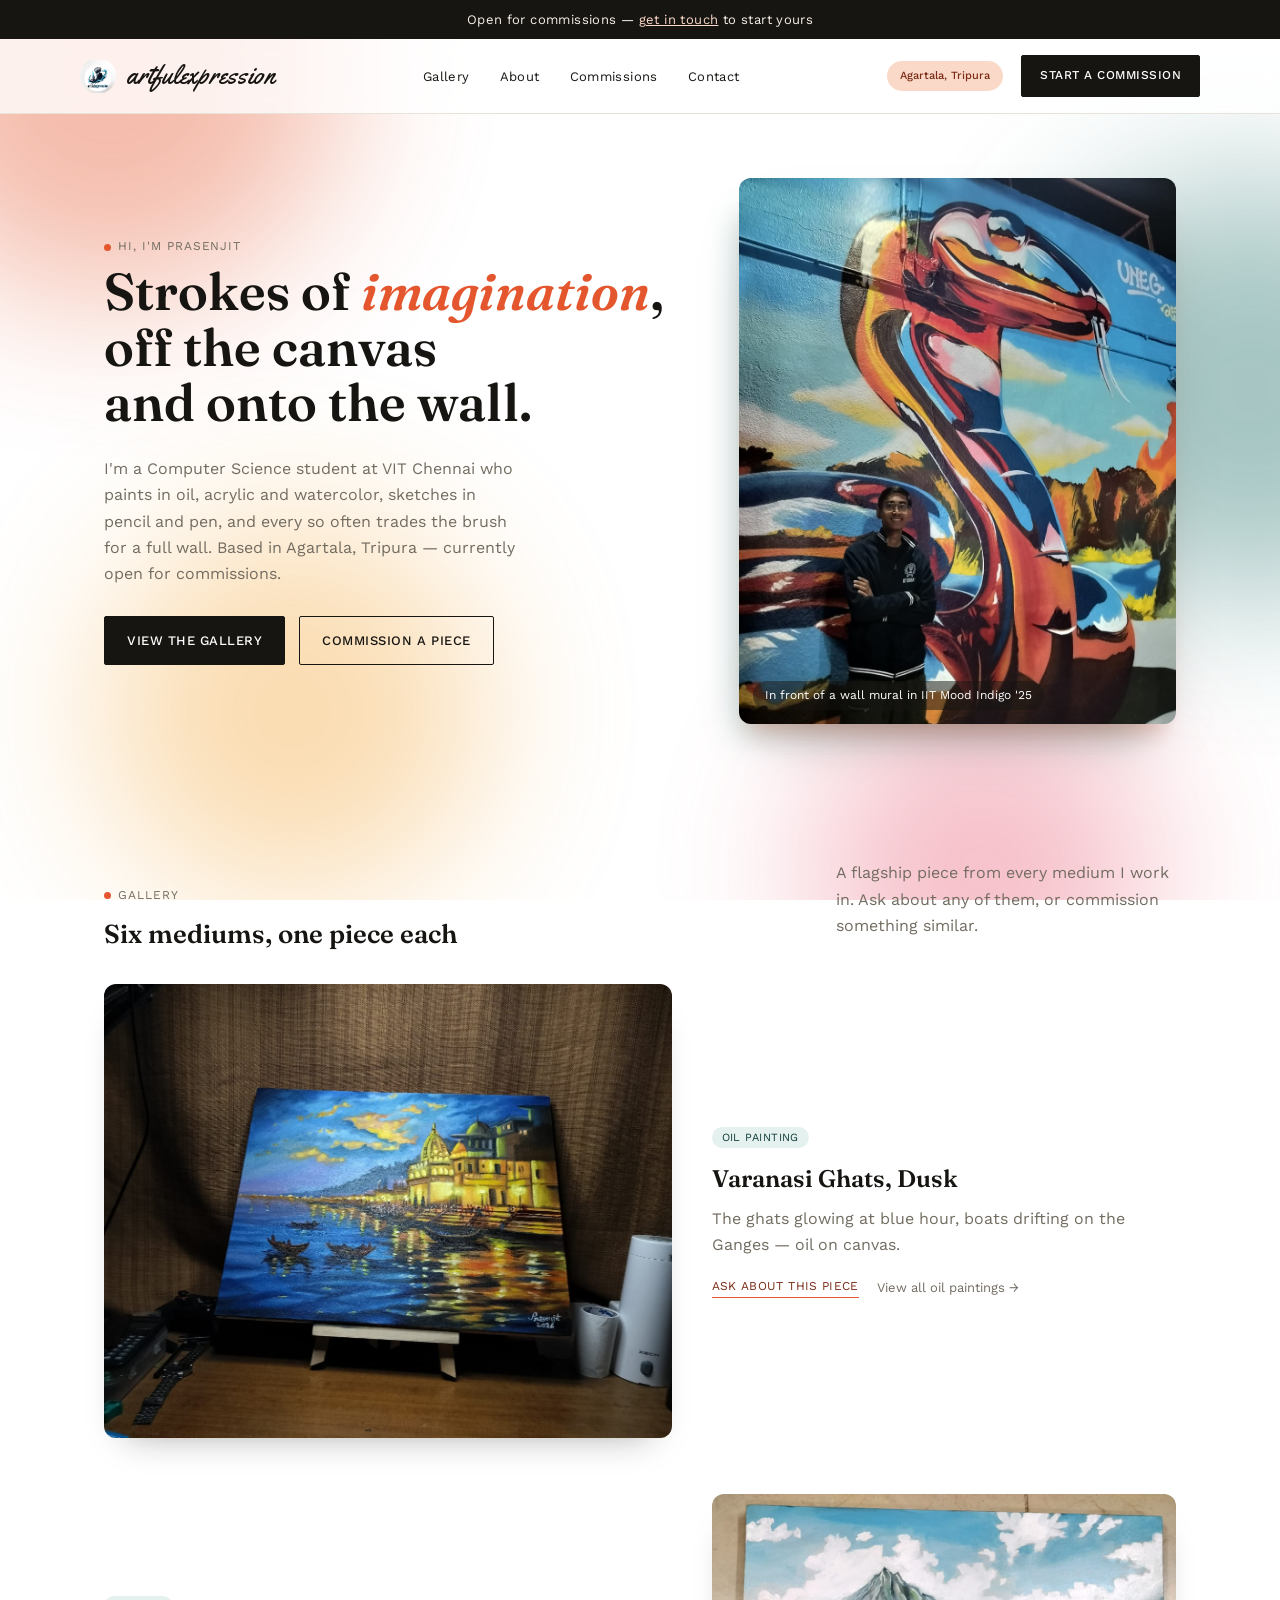
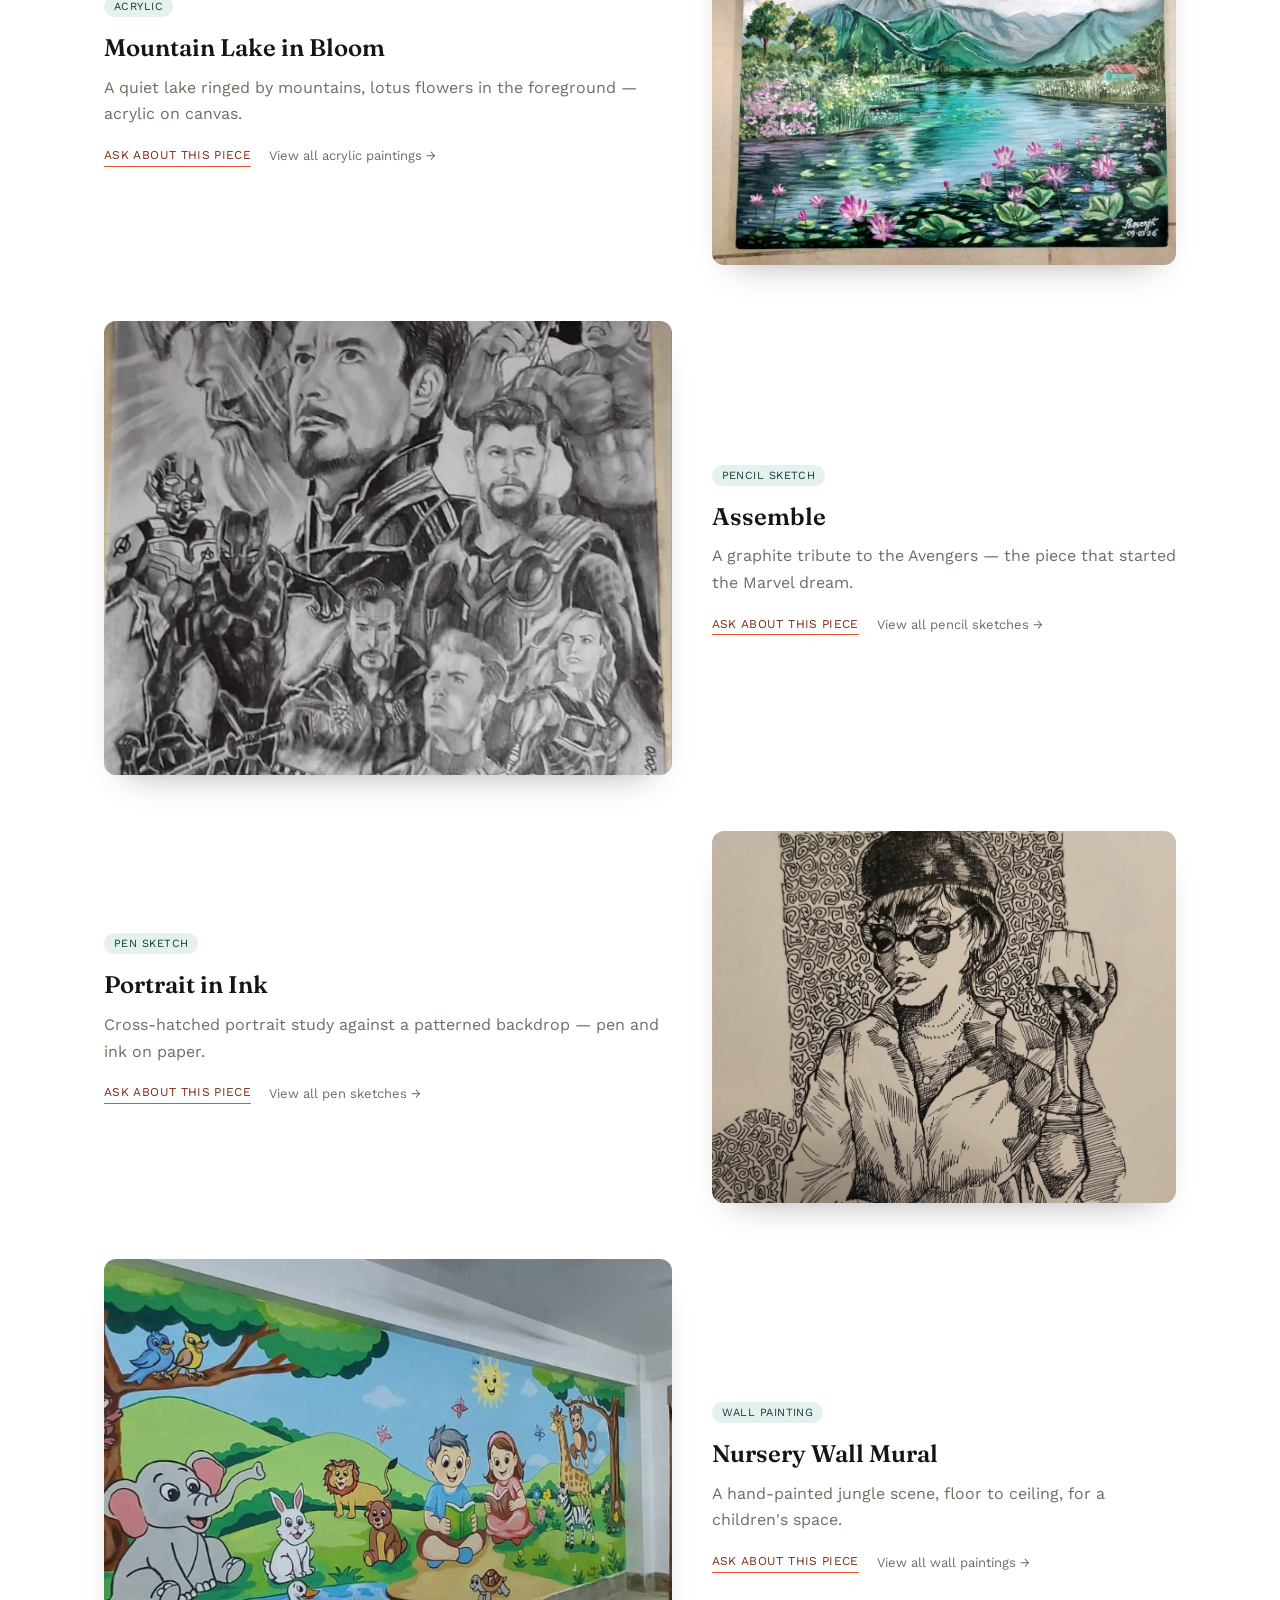
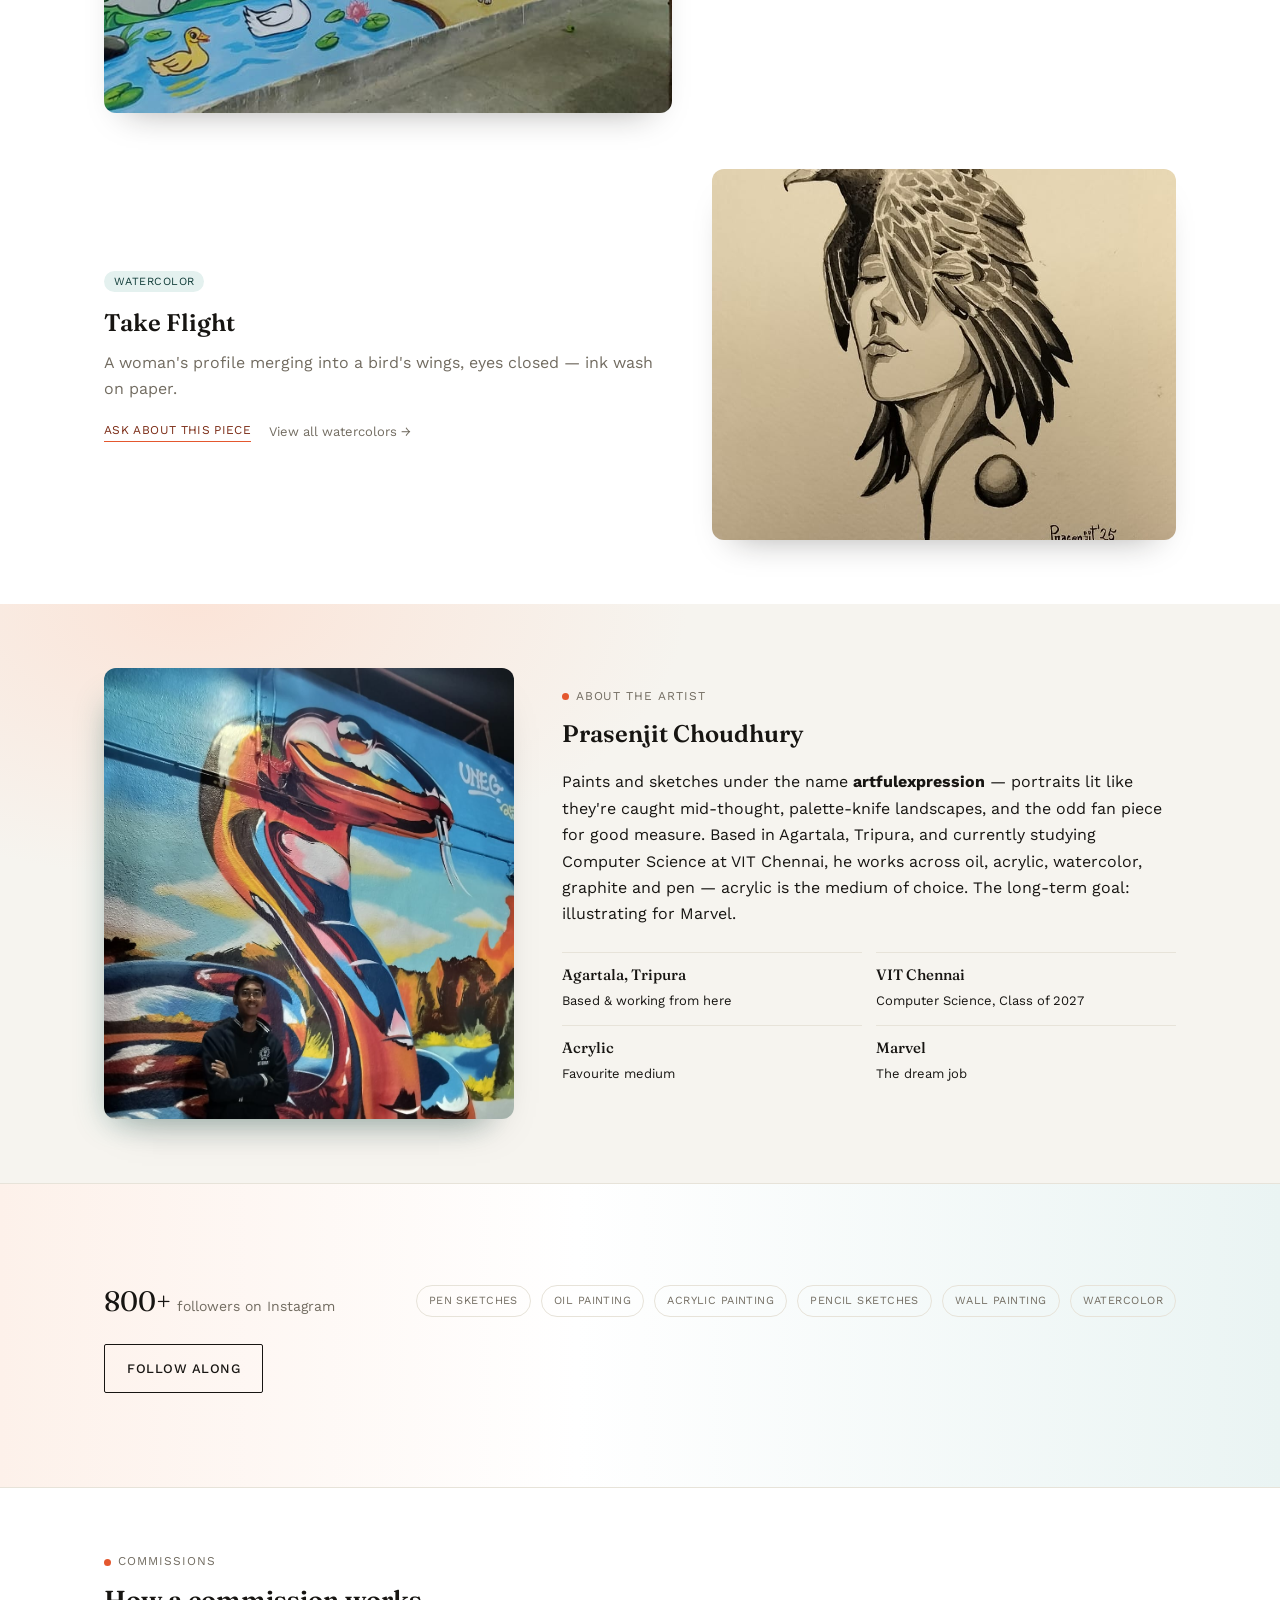
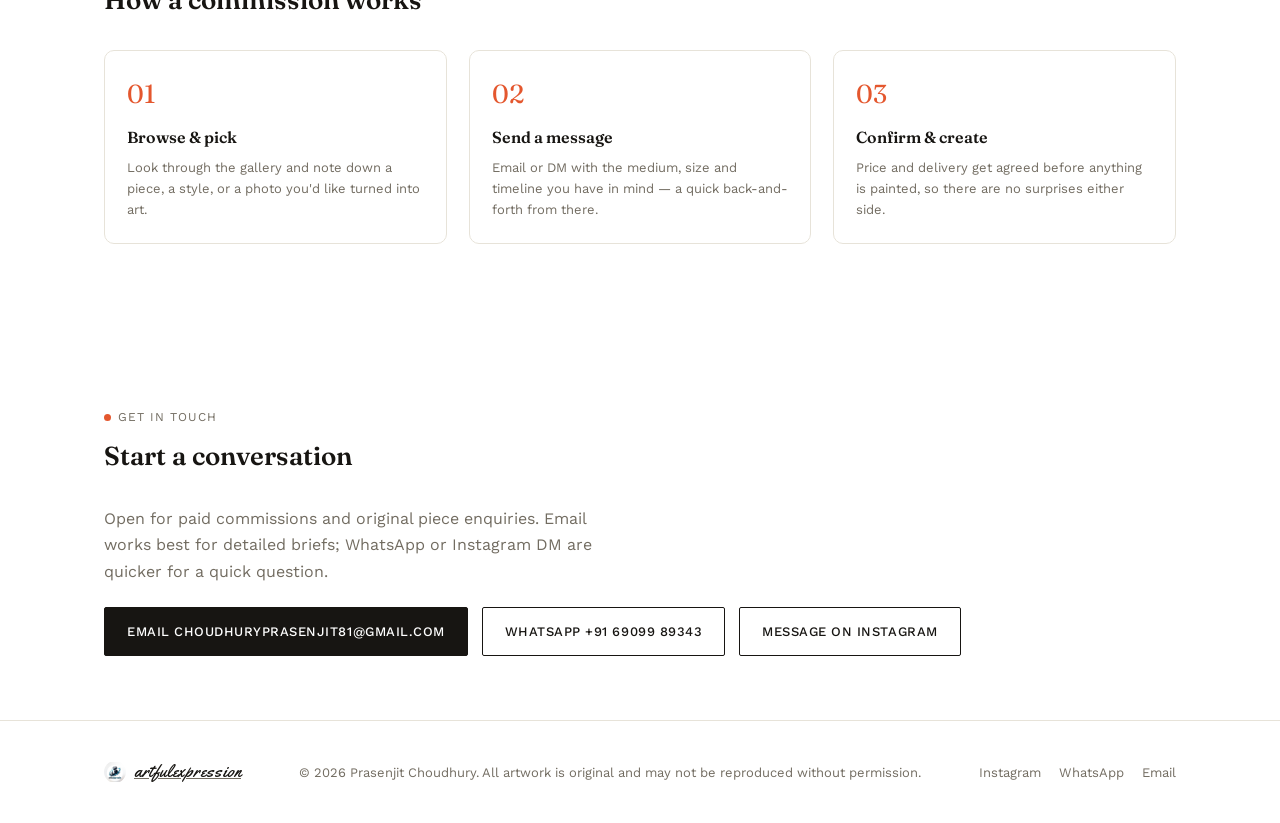
<file: index.html>
<!doctype html>
<html lang="en">
<head>
<meta charset="UTF-8">
<meta name="viewport" content="width=device-width, initial-scale=1.0">
<title>artfulexpression — Prasenjit Choudhury</title>
<meta name="description" content="Original oil, acrylic, watercolor, pencil and pen artwork, plus custom wall murals, by Prasenjit Choudhury (artfulexpression). Open for commissions.">
<link rel="icon" href="data:image/svg+xml,%3Csvg xmlns='http://www.w3.org/2000/svg' viewBox='0 0 40 40'%3E%3Ccircle cx='20' cy='20' r='19' fill='white' stroke='%23171512'/%3E%3Cpath d='M14 28 C14 22 15 18 19 15 C22 13 20 10 17 9' fill='none' stroke='%23171512' stroke-width='1.6'/%3E%3Cpath d='M11 24 C16 20 24 22 29 15' fill='none' stroke='%231E6E68' stroke-width='2.4'/%3E%3C/svg%3E">
<link rel="preconnect" href="https://fonts.googleapis.com">
<link rel="stylesheet" href="https://fonts.googleapis.com/css2?family=Fraunces:opsz,wght@9..144,500;9..144,600;9..144,700&family=Yellowtail&family=Work+Sans:wght@400;500;600&display=swap">
<link rel="stylesheet" href="style.css">
</head>
<body>

<div class="bg-ambient" aria-hidden="true">
  <span class="blob b1"></span>
  <span class="blob b2"></span>
  <span class="blob b3"></span>
  <span class="blob b4"></span>
</div>

<div class="announce">Open for commissions — <a href="#contact">get in touch</a> to start yours</div>

<header>
  <nav class="main wrap">
    <a class="brand" href="#top">
      <span class="logo-mark">
        <img src="images/logo.jpeg" alt="artfulexpression logo" onerror="this.style.display='none';this.nextElementSibling.style.display='block'">
        <svg class="logo-fallback" width="36" height="36" viewBox="0 0 40 40" role="img" aria-label="artfulexpression logo">
          <circle cx="20" cy="20" r="19" fill="none" stroke="#171512" stroke-width="1"/>
          <path d="M14 28 C14 22 15 18 19 15 C22 13 20 10 17 9" fill="none" stroke="#171512" stroke-width="1.4" stroke-linecap="round"/>
          <path d="M19 15 C23 16 26 15 27 11" fill="none" stroke="#171512" stroke-width="1.4" stroke-linecap="round"/>
          <path d="M11 24 C16 20 24 22 29 15" fill="none" stroke="#1E6E68" stroke-width="2.2" stroke-linecap="round" opacity="0.85"/>
        </svg>
      </span>
      <span>artfulexpression</span>
    </a>
    <ul class="navlinks">
      <li><a href="#gallery">Gallery</a></li>
      <li><a href="#about">About</a></li>
      <li><a href="#commissions">Commissions</a></li>
      <li><a href="#contact">Contact</a></li>
    </ul>
    <div class="navright">
      <span class="pill">Agartala, Tripura</span>
      <a class="btn btn-primary" href="#contact" style="padding:10px 18px;font-size:12px">Start a commission</a>
      <button class="hamburger" aria-label="Toggle menu" aria-expanded="false">
        <span></span><span></span><span></span>
      </button>
    </div>
  </nav>
</header>

<main id="top">

  <section class="hero">
    <div class="wrap hero-grid">
      <div class="hero-fade" style="animation-delay:.05s">
        <p class="eyebrow">Hi, I'm Prasenjit</p>
        <h1>Strokes of <em>imagination</em>, off the canvas and onto the wall.</h1>
        <p class="lead">I'm a Computer Science student at VIT Chennai who paints in oil, acrylic and watercolor, sketches in pencil and pen, and every so often trades the brush for a full wall. Based in Agartala, Tripura — currently open for commissions.</p>
        <div class="hero-cta">
          <a class="btn btn-primary" href="#gallery">View the gallery</a>
          <a class="btn btn-ghost" href="#commissions">Commission a piece</a>
        </div>
      </div>
      <div class="hero-photo hero-fade" style="animation-delay:.18s;background-color:#FBD9C8;background-image:url('images/profile.jpeg')">
        <span class="photo-cap">In front of a wall mural in IIT Mood Indigo '25</span>
      </div>
    </div>
  </section>

  <section id="gallery">
    <div class="wrap">
      <div class="section-head reveal">
        <div>
          <p class="eyebrow">Gallery</p>
          <h2>Six mediums, one piece each</h2>
        </div>
        <p class="muted" style="max-width:34ch">A flagship piece from every medium I work in. Ask about any of them, or commission something similar.</p>
      </div>

      <div class="showcase">

        <article class="feature reveal">
          <div class="feature-img" style="background-image:url('images/oil/oil.jpeg')"></div>
          <div class="feature-body">
            <span class="medium-tag">Oil painting</span>
            <h3>Varanasi Ghats, Dusk</h3>
            <p class="muted">The ghats glowing at blue hour, boats drifting on the Ganges — oil on canvas.</p>
            <div class="feature-links">
              <a class="enquire" href="mailto:choudhuryprasenjit81@gmail.com?subject=Enquiry%3A%20Varanasi%20Ghats%2C%20Dusk">Ask about this piece</a>
              <a class="view-all" href="gallery.html?medium=oil">View all oil paintings →</a>
            </div>
          </div>
        </article>

        <article class="feature reveal">
          <div class="feature-img" style="background-image:url('images/acrylic/acrylic.jpeg')"></div>
          <div class="feature-body">
            <span class="medium-tag">Acrylic</span>
            <h3>Mountain Lake in Bloom</h3>
            <p class="muted">A quiet lake ringed by mountains, lotus flowers in the foreground — acrylic on canvas.</p>
            <div class="feature-links">
              <a class="enquire" href="mailto:choudhuryprasenjit81@gmail.com?subject=Enquiry%3A%20Mountain%20Lake%20in%20Bloom">Ask about this piece</a>
              <a class="view-all" href="gallery.html?medium=acrylic">View all acrylic paintings →</a>
            </div>
          </div>
        </article>

        <article class="feature reveal">
          <div class="feature-img" style="background-image:url('images/pencil-sketch/pencil.jpeg')"></div>
          <div class="feature-body">
            <span class="medium-tag">Pencil sketch</span>
            <h3>Assemble</h3>
            <p class="muted">A graphite tribute to the Avengers — the piece that started the Marvel dream.</p>
            <div class="feature-links">
              <a class="enquire" href="mailto:choudhuryprasenjit81@gmail.com?subject=Enquiry%3A%20Assemble">Ask about this piece</a>
              <a class="view-all" href="gallery.html?medium=pencil">View all pencil sketches →</a>
            </div>
          </div>
        </article>

        <article class="feature reveal">
          <div class="feature-img" style="background-image:url('images/pen-sketch/pen.jpeg')"></div>
          <div class="feature-body">
            <span class="medium-tag">Pen sketch</span>
            <h3>Portrait in Ink</h3>
            <p class="muted">Cross-hatched portrait study against a patterned backdrop — pen and ink on paper.</p>
            <div class="feature-links">
              <a class="enquire" href="mailto:choudhuryprasenjit81@gmail.com?subject=Enquiry%3A%20Portrait%20in%20Ink">Ask about this piece</a>
              <a class="view-all" href="gallery.html?medium=pen">View all pen sketches →</a>
            </div>
          </div>
        </article>

        <article class="feature reveal">
          <div class="feature-img" style="background-image:url('images/wall-painting/wall.jpeg')"></div>
          <div class="feature-body">
            <span class="medium-tag">Wall painting</span>
            <h3>Nursery Wall Mural</h3>
            <p class="muted">A hand-painted jungle scene, floor to ceiling, for a children's space.</p>
            <div class="feature-links">
              <a class="enquire" href="mailto:choudhuryprasenjit81@gmail.com?subject=Enquiry%3A%20Nursery%20Wall%20Mural">Ask about this piece</a>
              <a class="view-all" href="gallery.html?medium=wall">View all wall paintings →</a>
            </div>
          </div>
        </article>

        <article class="feature reveal">
          <div class="feature-img" style="background-image:url('images/Watercolor/watercolor.jpeg')"></div>
          <div class="feature-body">
            <span class="medium-tag">Watercolor</span>
            <h3>Take Flight</h3>
            <p class="muted">A woman's profile merging into a bird's wings, eyes closed — ink wash on paper.</p>
            <div class="feature-links">
              <a class="enquire" href="mailto:choudhuryprasenjit81@gmail.com?subject=Enquiry%3A%20Take%20Flight">Ask about this piece</a>
              <a class="view-all" href="gallery.html?medium=watercolor">View all watercolors →</a>
            </div>
          </div>
        </article>

      </div>
    </div>
  </section>

  <section id="about" class="about">
    <div class="wrap about-grid">
      <div class="about-photo reveal" style="background-color:#FBD9C8;background-image:url('images/profile.jpeg');background-position:top center"></div>
      <div class="reveal">
        <p class="eyebrow">About the artist</p>
        <h2>Prasenjit Choudhury</h2>
        <p>Paints and sketches under the name <strong>artfulexpression</strong> — portraits lit like they're caught mid-thought, palette-knife landscapes, and the odd fan piece for good measure. Based in Agartala, Tripura, and currently studying Computer Science at VIT Chennai, he works across oil, acrylic, watercolor, graphite and pen — acrylic is the medium of choice. The long-term goal: illustrating for Marvel.</p>
        <ul class="facts">
          <li><b>Agartala, Tripura</b>Based &amp; working from here</li>
          <li><b>VIT Chennai</b>Computer Science, Class of 2027</li>
          <li><b>Acrylic</b>Favourite medium</li>
          <li><b>Marvel</b>The dream job</li>
        </ul>
      </div>
    </div>
  </section>

  <section class="proof">
    <div class="wrap">
      <div>
        <div class="proof-stat">800+ <span class="muted" style="font-size:14px;font-family:'Work Sans',sans-serif">followers on Instagram</span></div>
      </div>
      <div class="proof-tags">
        <span>Pen sketches</span>
        <span>Oil painting</span>
        <span>Acrylic painting</span>
        <span>Pencil sketches</span>
        <span>Wall painting</span>
        <span>Watercolor</span>
      </div>
      <a class="btn btn-ghost" href="https://www.instagram.com/_artfulexpression_/" target="_blank" rel="noopener">Follow along</a>
    </div>
  </section>

  <section id="commissions">
    <div class="wrap">
      <div class="section-head reveal">
        <div>
          <p class="eyebrow">Commissions</p>
          <h2>How a commission works</h2>
        </div>
      </div>
      <div class="steps">
        <div class="step reveal">
          <div class="num">01</div>
          <h3>Browse &amp; pick</h3>
          <p>Look through the gallery and note down a piece, a style, or a photo you'd like turned into art.</p>
        </div>
        <div class="step reveal">
          <div class="num">02</div>
          <h3>Send a message</h3>
          <p>Email or DM with the medium, size and timeline you have in mind — a quick back-and-forth from there.</p>
        </div>
        <div class="step reveal">
          <div class="num">03</div>
          <h3>Confirm &amp; create</h3>
          <p>Price and delivery get agreed before anything is painted, so there are no surprises either side.</p>
        </div>
      </div>
    </div>
  </section>

  <section id="contact">
    <div class="wrap">
      <div class="section-head reveal">
        <div>
          <p class="eyebrow">Get in touch</p>
          <h2>Start a conversation</h2>
        </div>
      </div>
      <p class="muted" style="max-width:50ch;margin-bottom:22px">Open for paid commissions and original piece enquiries. Email works best for detailed briefs; WhatsApp or Instagram DM are quicker for a quick question.</p>
      <div class="contact-ctas">
        <a class="btn btn-primary" href="mailto:choudhuryprasenjit81@gmail.com">Email choudhuryprasenjit81@gmail.com</a>
        <a class="btn btn-ghost" href="https://wa.me/916909989343?text=Hi%20Prasenjit%2C%20I%27d%20like%20to%20ask%20about%20a%20piece" target="_blank" rel="noopener">WhatsApp +91 69099 89343</a>
        <a class="btn btn-ghost" href="https://www.instagram.com/_artfulexpression_/" target="_blank" rel="noopener">Message on Instagram</a>
      </div>
    </div>
  </section>

</main>

<footer>
  <div class="wrap footer-row">
    <a class="footer-brand" href="#top">
      <span class="logo-mark" style="width:22px;height:22px">
        <img src="images/logo.jpeg" alt="artfulexpression logo" onerror="this.style.display='none';this.nextElementSibling.style.display='block'">
        <svg class="logo-fallback" width="22" height="22" viewBox="0 0 40 40" aria-hidden="true">
          <circle cx="20" cy="20" r="19" fill="none" stroke="#171512" stroke-width="1"/>
          <path d="M14 28 C14 22 15 18 19 15 C22 13 20 10 17 9" fill="none" stroke="#171512" stroke-width="1.4"/>
          <path d="M11 24 C16 20 24 22 29 15" fill="none" stroke="#1E6E68" stroke-width="2.2" opacity="0.85"/>
        </svg>
      </span>
      <span>artfulexpression</span>
    </a>
    <p style="margin:0">© <span id="year"></span> Prasenjit Choudhury. All artwork is original and may not be reproduced without permission.</p>
    <div class="footer-links">
      <a href="https://www.instagram.com/_artfulexpression_/" target="_blank" rel="noopener">Instagram</a>
      <a href="https://wa.me/916909989343" target="_blank" rel="noopener">WhatsApp</a>
      <a href="mailto:choudhuryprasenjit81@gmail.com">Email</a>
    </div>
  </div>
</footer>

<script src="script.js"></script>
</body>
</html>
</file>
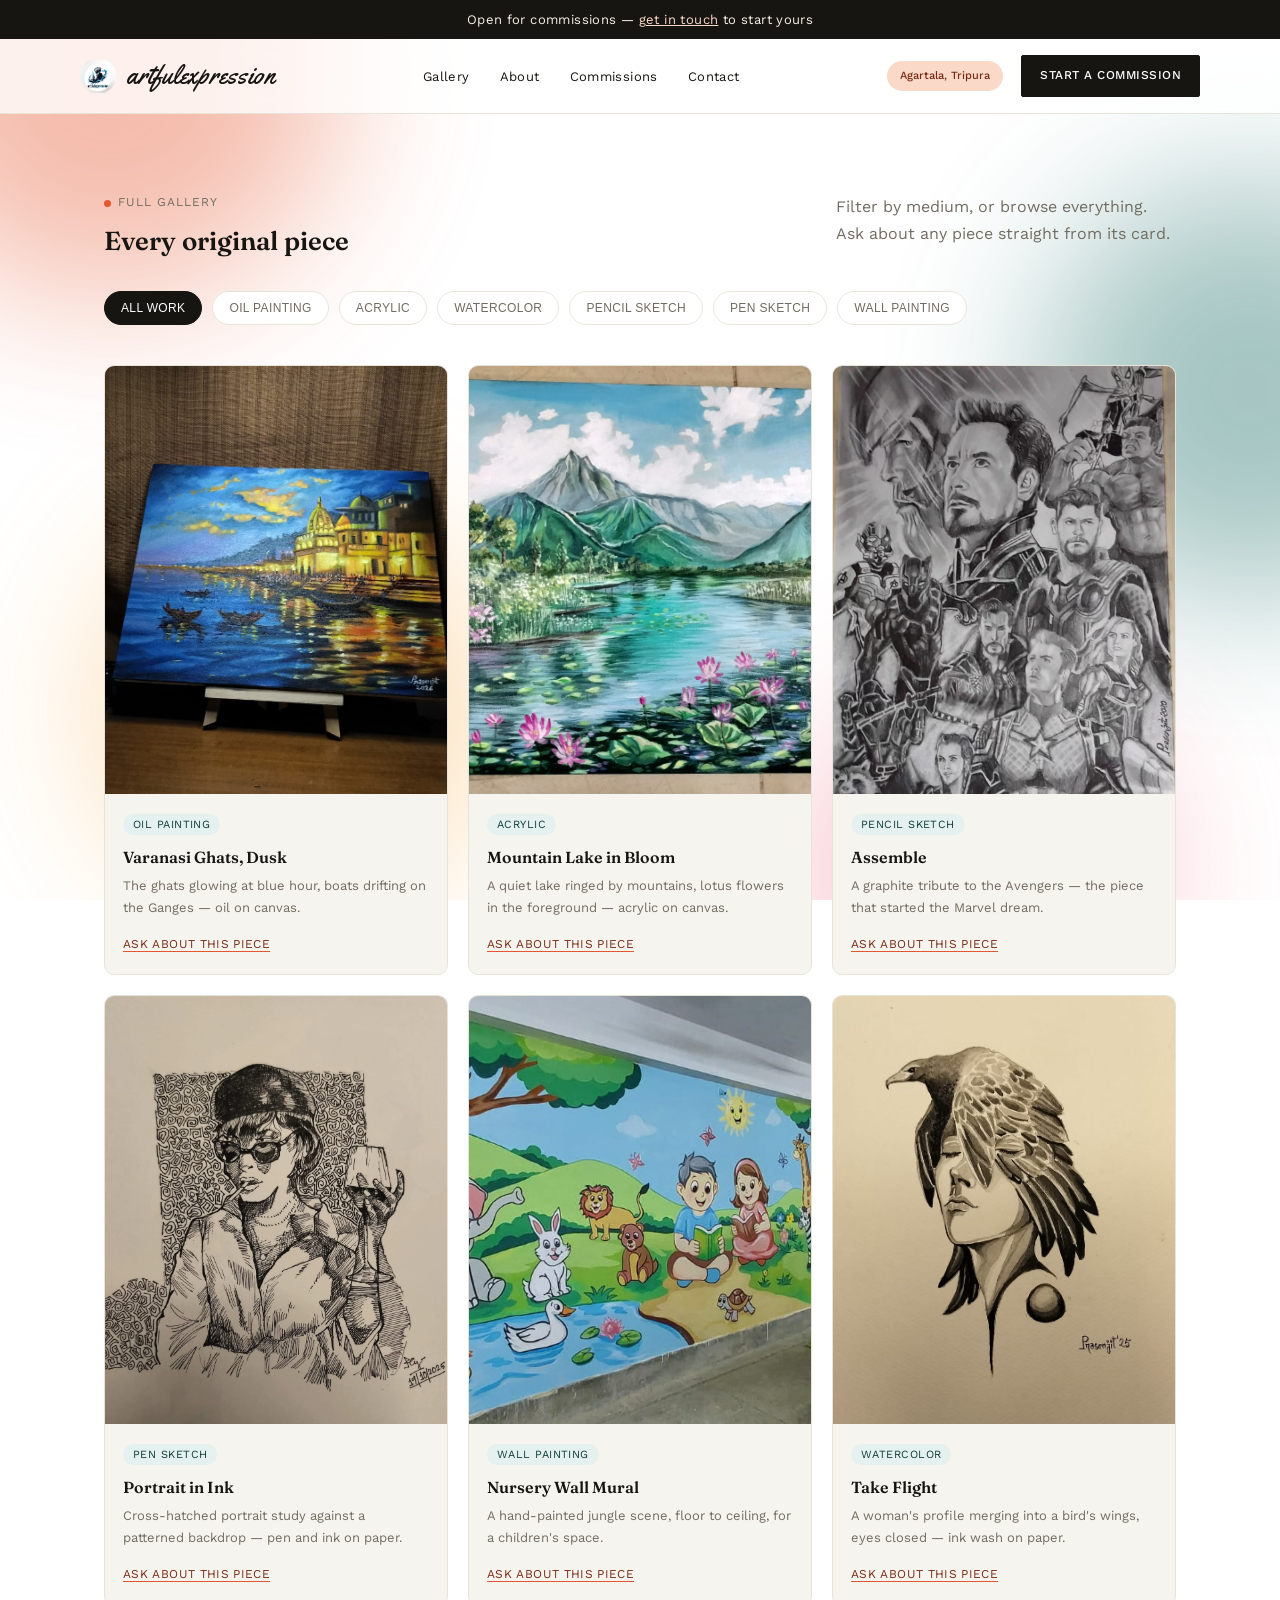
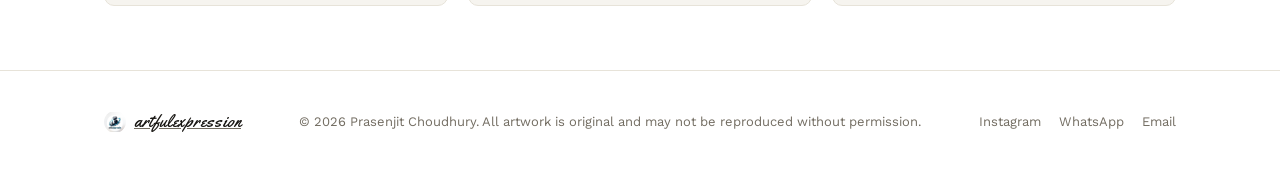
<file: gallery.html>
<!doctype html>
<html lang="en">
<head>
<meta charset="UTF-8">
<meta name="viewport" content="width=device-width, initial-scale=1.0">
<title>Gallery — artfulexpression</title>
<meta name="description" content="Every original piece by Prasenjit Choudhury (artfulexpression) — oil, acrylic, watercolor, pencil, pen and wall painting.">
<link rel="icon" href="data:image/svg+xml,%3Csvg xmlns='http://www.w3.org/2000/svg' viewBox='0 0 40 40'%3E%3Ccircle cx='20' cy='20' r='19' fill='white' stroke='%23171512'/%3E%3Cpath d='M14 28 C14 22 15 18 19 15 C22 13 20 10 17 9' fill='none' stroke='%23171512' stroke-width='1.6'/%3E%3Cpath d='M11 24 C16 20 24 22 29 15' fill='none' stroke='%231E6E68' stroke-width='2.4'/%3E%3C/svg%3E">
<link rel="preconnect" href="https://fonts.googleapis.com">
<link rel="stylesheet" href="https://fonts.googleapis.com/css2?family=Fraunces:opsz,wght@9..144,500;9..144,600;9..144,700&family=Yellowtail&family=Work+Sans:wght@400;500;600&display=swap">
<link rel="stylesheet" href="style.css">
</head>
<body>

<div class="bg-ambient" aria-hidden="true">
  <span class="blob b1"></span>
  <span class="blob b2"></span>
  <span class="blob b3"></span>
  <span class="blob b4"></span>
</div>

<div class="announce">Open for commissions — <a href="index.html#contact">get in touch</a> to start yours</div>

<header>
  <nav class="main wrap">
    <a class="brand" href="index.html">
      <span class="logo-mark">
        <img src="images/logo.jpeg" alt="artfulexpression logo" onerror="this.style.display='none';this.nextElementSibling.style.display='block'">
        <svg class="logo-fallback" width="36" height="36" viewBox="0 0 40 40" role="img" aria-label="artfulexpression logo">
          <circle cx="20" cy="20" r="19" fill="none" stroke="#171512" stroke-width="1"/>
          <path d="M14 28 C14 22 15 18 19 15 C22 13 20 10 17 9" fill="none" stroke="#171512" stroke-width="1.4" stroke-linecap="round"/>
          <path d="M19 15 C23 16 26 15 27 11" fill="none" stroke="#171512" stroke-width="1.4" stroke-linecap="round"/>
          <path d="M11 24 C16 20 24 22 29 15" fill="none" stroke="#1E6E68" stroke-width="2.2" stroke-linecap="round" opacity="0.85"/>
        </svg>
      </span>
      <span>artfulexpression</span>
    </a>
    <ul class="navlinks">
      <li><a href="gallery.html">Gallery</a></li>
      <li><a href="index.html#about">About</a></li>
      <li><a href="index.html#commissions">Commissions</a></li>
      <li><a href="index.html#contact">Contact</a></li>
    </ul>
    <div class="navright">
      <span class="pill">Agartala, Tripura</span>
      <a class="btn btn-primary" href="index.html#contact" style="padding:10px 18px;font-size:12px">Start a commission</a>
      <button class="hamburger" aria-label="Toggle menu" aria-expanded="false">
        <span></span><span></span><span></span>
      </button>
    </div>
  </nav>
</header>

<main id="top">

  <section style="padding-bottom:0">
    <div class="wrap">
      <div class="section-head reveal">
        <div>
          <p class="eyebrow">Full gallery</p>
          <h2>Every original piece</h2>
        </div>
        <p class="muted" style="max-width:34ch">Filter by medium, or browse everything. Ask about any piece straight from its card.</p>
      </div>

      <div class="filters" id="filters">
        <button class="filter-btn" data-filter="all">All work</button>
        <button class="filter-btn" data-filter="oil">Oil painting</button>
        <button class="filter-btn" data-filter="acrylic">Acrylic</button>
        <button class="filter-btn" data-filter="watercolor">Watercolor</button>
        <button class="filter-btn" data-filter="pencil">Pencil sketch</button>
        <button class="filter-btn" data-filter="pen">Pen sketch</button>
        <button class="filter-btn" data-filter="wall">Wall painting</button>
      </div>

      <div class="agrid" id="agrid"></div>
      <p class="muted" id="empty-msg" hidden>No pieces in this medium yet — check back soon.</p>
    </div>
  </section>

</main>

<footer>
  <div class="wrap footer-row">
    <a class="footer-brand" href="index.html">
      <span class="logo-mark" style="width:22px;height:22px">
        <img src="images/logo.jpeg" alt="artfulexpression logo" onerror="this.style.display='none';this.nextElementSibling.style.display='block'">
        <svg class="logo-fallback" width="22" height="22" viewBox="0 0 40 40" aria-hidden="true">
          <circle cx="20" cy="20" r="19" fill="none" stroke="#171512" stroke-width="1"/>
          <path d="M14 28 C14 22 15 18 19 15 C22 13 20 10 17 9" fill="none" stroke="#171512" stroke-width="1.4"/>
          <path d="M11 24 C16 20 24 22 29 15" fill="none" stroke="#1E6E68" stroke-width="2.2" opacity="0.85"/>
        </svg>
      </span>
      <span>artfulexpression</span>
    </a>
    <p style="margin:0">© <span id="year"></span> Prasenjit Choudhury. All artwork is original and may not be reproduced without permission.</p>
    <div class="footer-links">
      <a href="https://www.instagram.com/_artfulexpression_/" target="_blank" rel="noopener">Instagram</a>
      <a href="https://wa.me/916909989343" target="_blank" rel="noopener">WhatsApp</a>
      <a href="mailto:choudhuryprasenjit81@gmail.com">Email</a>
    </div>
  </div>
</footer>

<script src="script.js"></script>
<script src="gallery.js"></script>
</body>
</html>
</file>
<file: style.css>
:root{
  --bg:#FFFFFF;
  --surface:#F6F4EF;
  --surface-2:#FBD9C8;
  --ink:#171512;
  --muted:#726C61;
  --line:#E7E3D9;
  --accent:#E4572E;
  --accent-ink:#7A2A14;
  --accent2:#1E6E68;
  --accent2-ink:#0F3B37;
  --max:1120px;
}

*,*::before,*::after{box-sizing:border-box}
html{scroll-behavior:smooth;background:var(--bg)}
body{
  margin:0;
  background:transparent;
  color:var(--ink);
  font-family:'Work Sans',-apple-system,BlinkMacSystemFont,sans-serif;
  font-size:16px;
  line-height:1.65;
  -webkit-font-smoothing:antialiased;
}
img{max-width:100%;display:block}
a{color:inherit}
.wrap{max-width:var(--max);margin:0 auto;padding:0 24px}
h1,h2,h3{font-family:'Fraunces',Georgia,serif;font-weight:600;margin:0 0 .5em;text-wrap:balance}
.eyebrow{font-size:12px;letter-spacing:.08em;text-transform:uppercase;color:var(--muted);margin:0 0 .6em;display:flex;align-items:center;gap:7px}
.eyebrow::before{content:"";width:7px;height:7px;border-radius:50%;background:var(--accent);flex:none}
.muted{color:var(--muted)}
.sr-only{position:absolute;width:1px;height:1px;overflow:hidden;clip:rect(0,0,0,0);white-space:nowrap}

/* ambient background */
.bg-ambient{position:fixed;inset:0;z-index:-1;overflow:hidden;pointer-events:none}
.blob{position:absolute;border-radius:50%;filter:blur(80px);opacity:.4;will-change:transform}
.b1{width:460px;height:460px;background:var(--accent);top:-160px;left:-120px;animation:drift1 24s ease-in-out infinite alternate}
.b2{width:420px;height:420px;background:var(--accent2);top:20%;right:-180px;animation:drift2 28s ease-in-out infinite alternate}
.b3{width:380px;height:380px;background:#F3A73B;bottom:0;left:8%;animation:drift3 32s ease-in-out infinite alternate}
.b4{width:340px;height:340px;background:#E85D75;bottom:-140px;right:10%;animation:drift1 26s ease-in-out infinite alternate-reverse}
@keyframes drift1{from{transform:translate(0,0) scale(1)}to{transform:translate(70px,60px) scale(1.15)}}
@keyframes drift2{from{transform:translate(0,0) scale(1)}to{transform:translate(-60px,80px) scale(1.1)}}
@keyframes drift3{from{transform:translate(0,0) scale(1)}to{transform:translate(50px,-70px) scale(1.2)}}
@media (prefers-reduced-motion: reduce){
  .blob{animation:none !important}
}

/* announcement bar */
.announce{background:var(--ink);color:#F6F0E8;text-align:center;font-size:13px;letter-spacing:.03em;padding:9px 16px}
.announce a{color:var(--surface-2);text-decoration:underline}

/* header */
header{position:sticky;top:0;background:rgba(255,255,255,.78);backdrop-filter:blur(10px);border-bottom:1px solid var(--line);z-index:50}
nav.main{display:flex;align-items:center;justify-content:space-between;padding:16px 0}
.brand{display:flex;align-items:center;gap:10px;text-decoration:none}
.brand span{font-family:'Yellowtail',cursive;font-size:26px;color:var(--ink);line-height:1}
.navlinks{display:flex;align-items:center;gap:30px;font-size:13px;letter-spacing:.03em;list-style:none;margin:0;padding:0}
.navlinks a{text-decoration:none;color:var(--ink);padding:4px 0;border-bottom:1px solid transparent}
.navlinks a:hover{border-color:var(--accent)}
.pill{font-size:11px;background:var(--surface-2);color:var(--accent-ink);padding:6px 13px;border-radius:20px;font-weight:500;white-space:nowrap}
.navright{display:flex;align-items:center;gap:18px}
.hamburger{display:none;background:none;border:0;cursor:pointer;padding:6px;flex-direction:column;gap:4px}
.hamburger span{width:22px;height:2px;background:var(--ink);display:block}

/* buttons */
.btn{display:inline-flex;align-items:center;gap:8px;font-size:13px;letter-spacing:.04em;text-transform:uppercase;text-decoration:none;padding:13px 22px;border-radius:2px;font-weight:500;border:1px solid var(--ink)}
.btn-primary{background:var(--ink);color:#fff}
.btn-primary:hover{background:#000}
.btn-ghost{background:transparent;color:var(--ink)}
.btn-ghost:hover{background:var(--surface)}

/* hero */
.hero{padding:64px 0 56px}
.hero-grid{display:grid;grid-template-columns:1.15fr .85fr;gap:44px;align-items:center}
.hero h1{font-size:clamp(32px,4.6vw,52px);line-height:1.06}
.hero h1 em{font-style:italic;color:var(--accent)}
.hero p.lead{font-size:16px;color:var(--muted);max-width:42ch;margin:0 0 28px}
.hero-cta{display:flex;gap:14px;flex-wrap:wrap}

/* section shell */
section{padding:64px 0}
.section-head{display:flex;justify-content:space-between;align-items:flex-end;gap:20px;margin-bottom:28px;flex-wrap:wrap}
.section-head h2{font-size:26px;margin:0}

/* filters (gallery.html) */
.filters{display:flex;gap:10px;flex-wrap:wrap;margin-bottom:6px}
.filter-btn{border:1px solid var(--line);background:#fff;color:var(--muted);font-size:12px;letter-spacing:.03em;text-transform:uppercase;padding:9px 16px;border-radius:20px;cursor:pointer}
.filter-btn:hover{border-color:var(--accent)}
.filter-btn.active{background:var(--ink);border-color:var(--ink);color:#fff}

/* full gallery grid (gallery.html) */
.agrid{display:grid;grid-template-columns:repeat(3,1fr);gap:20px;padding:34px 0 64px}
.acard{display:flex;flex-direction:column;border-radius:10px;overflow:hidden;background:var(--surface);border:1px solid var(--line);transition:transform .25s ease,box-shadow .25s ease}
.acard:hover{transform:translateY(-6px);box-shadow:0 16px 30px -18px rgba(23,21,18,.35)}
.acard.entering{animation:fadeUp .5s ease both}
.acard-img{aspect-ratio:4/5;background-size:cover;background-position:center;background-color:var(--surface-2)}
.acard-body{padding:16px 18px 18px}
.acard-body h3{font-size:16px;margin:.5em 0 .3em}
.acard-body p{font-size:13px;margin:0 0 12px}

/* gallery showcase */
.showcase{display:flex;flex-direction:column;gap:56px}
.feature{display:grid;grid-template-columns:1.1fr .9fr;gap:40px;align-items:center}
.feature:nth-child(even) .feature-img{order:2}
.feature:nth-child(even) .feature-body{order:1}
.feature-img{aspect-ratio:5/4;border-radius:12px;background-size:cover;background-position:center;background-color:var(--surface);transition:transform .3s ease,box-shadow .3s ease;box-shadow:0 18px 34px -22px rgba(23,21,18,.4)}
.feature:hover .feature-img{box-shadow:0 24px 40px -18px rgba(228,87,46,.3)}
.feature:hover .feature-img{transform:scale(1.015)}
.feature-body h3{font-size:24px;margin:.4em 0 .3em}
.feature-body p{margin:0 0 18px}
.medium-tag{font-size:11px;letter-spacing:.04em;text-transform:uppercase;color:var(--accent2-ink);background:#E4F1EF;padding:4px 10px;border-radius:20px}
.enquire{font-size:12px;letter-spacing:.03em;text-transform:uppercase;text-decoration:none;color:var(--accent-ink);border-bottom:1px solid var(--accent)}
.feature-links{display:flex;align-items:center;gap:18px;flex-wrap:wrap}
.view-all{font-size:13px;text-decoration:none;color:var(--muted)}
.view-all:hover{color:var(--ink)}

/* about */
.about{background:radial-gradient(ellipse 900px 500px at 15% 0%,#FBE4D8 0%,var(--surface) 55%),radial-gradient(ellipse 700px 500px at 100% 100%,#DCEEEC 0%,var(--surface) 55%)}
.about-grid{display:grid;grid-template-columns:.8fr 1.2fr;gap:48px;align-items:center}
.about-photo{aspect-ratio:1/1.1;border-radius:12px;overflow:hidden;background-color:var(--surface-2);background-size:cover;background-position:center;box-shadow:-14px 18px 30px -16px rgba(30,110,104,.3),0 22px 40px -24px rgba(23,21,18,.35)}
.facts{display:grid;grid-template-columns:1fr 1fr;gap:14px;margin-top:24px;list-style:none;padding:0}
.facts li{border-top:1px solid var(--line);padding-top:10px;font-size:13px}
.facts b{display:block;font-family:'Fraunces',serif;font-size:15px;font-weight:500;margin-bottom:2px}

/* social proof strip */
.proof{border-top:1px solid var(--line);border-bottom:1px solid var(--line);background:linear-gradient(90deg,#FDF1EA 0%,#FFFFFF 45%,#EAF4F3 100%)}
.proof .wrap{display:flex;align-items:center;justify-content:space-between;flex-wrap:wrap;gap:20px;padding:30px 24px}
.proof-stat{font-family:'Fraunces',serif;font-size:28px}
.proof-tags{display:flex;gap:10px;flex-wrap:wrap}
.proof-tags span{font-size:11px;text-transform:uppercase;letter-spacing:.04em;border:1px solid var(--line);padding:6px 12px;border-radius:20px;color:var(--muted)}

/* commission steps */
.steps{display:grid;grid-template-columns:repeat(3,1fr);gap:22px;margin-bottom:36px}
.step{border:1px solid var(--line);border-radius:10px;padding:22px}
.step .num{font-family:'Fraunces',serif;font-size:26px;color:var(--accent);margin-bottom:8px}
.step h3{font-size:16px;margin:0 0 6px}
.step p{font-size:13px;color:var(--muted);margin:0}
.contact-ctas{display:flex;gap:14px;flex-wrap:wrap}

/* footer */
footer{border-top:1px solid var(--line);padding:36px 0;background:var(--bg)}
.footer-row{display:flex;justify-content:space-between;align-items:center;flex-wrap:wrap;gap:16px;font-size:13px;color:var(--muted)}
.footer-brand{display:flex;align-items:center;gap:8px}
.footer-brand span{font-family:'Yellowtail',cursive;font-size:18px;color:var(--ink)}
.footer-links{display:flex;gap:18px}
.footer-links a{text-decoration:none;color:var(--muted)}
.footer-links a:hover{color:var(--ink)}

@media (max-width:860px){
  .hero-grid{grid-template-columns:1fr}
  .hero-photo{order:-1;aspect-ratio:16/10}
  .about-grid{grid-template-columns:1fr}
  .navlinks{position:fixed;top:65px;left:0;right:0;background:#fff;border-bottom:1px solid var(--line);flex-direction:column;align-items:flex-start;padding:18px 24px;gap:16px;display:none}
  .navlinks.open{display:flex}
  .hamburger{display:flex}
  .navright .pill,.navright .btn-primary{display:none}
  nav.main{flex-wrap:wrap}
  .brand span{font-size:20px}
  .feature,.feature:nth-child(even){grid-template-columns:1fr}
  .feature:nth-child(even) .feature-img,.feature:nth-child(even) .feature-body{order:initial}
  .steps{grid-template-columns:1fr}
  .facts{grid-template-columns:1fr}
  .agrid{grid-template-columns:1fr 1fr}
}
@media (max-width:520px){
  .showcase{gap:40px}
  .agrid{grid-template-columns:1fr}
  .proof .wrap{flex-direction:column;align-items:flex-start}
}

/* logo */
.logo-mark{position:relative;display:inline-flex;width:36px;height:36px;flex:none}
.logo-mark img{width:100%;height:100%;object-fit:contain;border-radius:50%}
.logo-mark .logo-fallback{display:none;position:absolute;inset:0}

/* hero photo */
.hero-photo{position:relative;aspect-ratio:4/5;border-radius:12px;overflow:hidden;background-size:cover;background-position:center;box-shadow:0 20px 20px -12px rgba(228,87,46,.25),-16px 24px 30px -14px rgba(30,110,104,.25),0 30px 60px -30px rgba(23,21,18,.35)}
.hero-photo .photo-cap{position:absolute;left:14px;bottom:14px;font-size:12px;color:#fff;background:rgba(23,21,18,.5);padding:5px 12px;border-radius:20px}

/* header scroll shadow */
header.scrolled{box-shadow:0 2px 14px -8px rgba(23,21,18,.25)}
header{transition:box-shadow .3s ease}

/* entrance + reveal-on-scroll animation */
@keyframes fadeUp{from{opacity:0;transform:translateY(16px)}to{opacity:1;transform:translateY(0)}}
.hero-fade{opacity:0;animation:fadeUp .7s ease both}
.reveal{opacity:0;transform:translateY(20px);transition:opacity .6s ease,transform .6s ease}
.reveal.in-view{opacity:1;transform:translateY(0)}

@media (prefers-reduced-motion: reduce){
  .hero-fade,.reveal,.feature-img{animation:none !important;transition:none !important;opacity:1 !important;transform:none !important}
}
</file>
